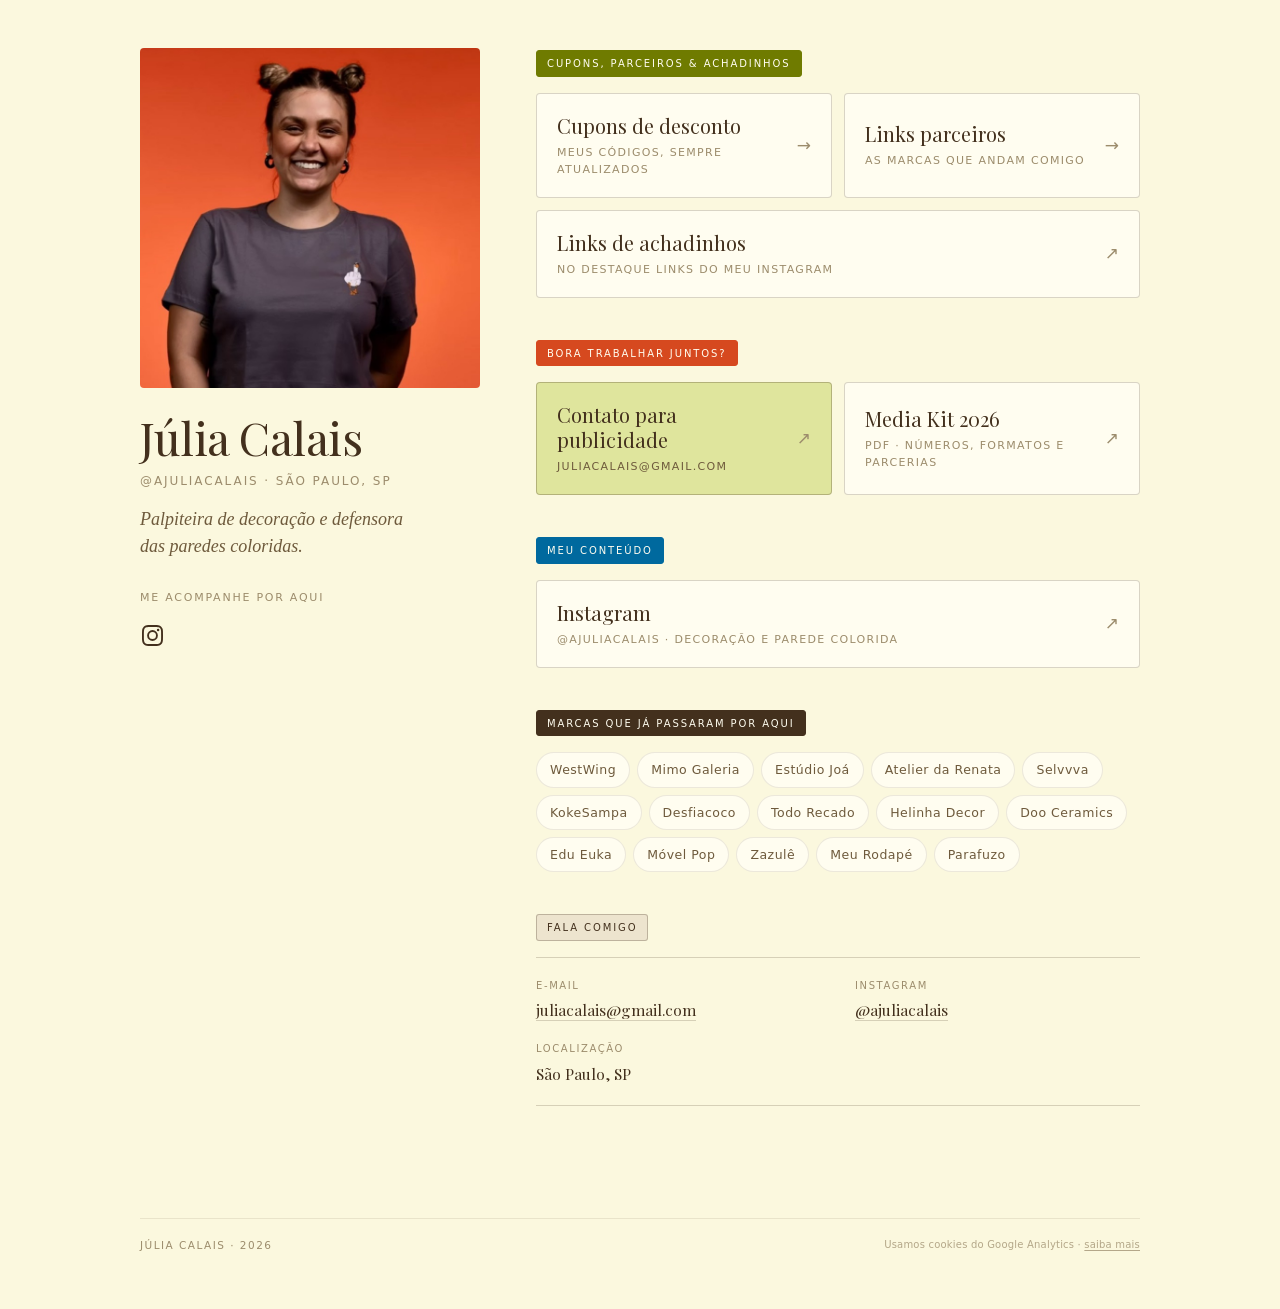
<file: index.html>
<!doctype html>
<html lang="pt-BR">
<head>
<!-- Google tag (gtag.js) -->
<script async src="https://www.googletagmanager.com/gtag/js?id=G-2QK9WZHWXT"></script>
<script>
  window.dataLayer = window.dataLayer || [];
  function gtag(){dataLayer.push(arguments);}
  gtag('js', new Date());

  gtag('config', 'G-2QK9WZHWXT');
</script>
<meta charset="utf-8">
<meta name="viewport" content="width=device-width, initial-scale=1, viewport-fit=cover">

<title>Júlia Calais — meus links</title>
<meta name="description" content="Palpiteira de decoração e defensora das paredes coloridas. Contato para publicidade, media kit, cupons de desconto, links parceiros e achadinhos — tudo reunido em um lugar só.">
<meta name="robots" content="index, follow, max-image-preview:large">
<meta name="theme-color" content="#FBF8DE">
<meta name="author" content="Júlia Calais">

<link rel="canonical" href="https://links.juliacalais.com/">

<meta property="og:type" content="profile">
<meta property="og:locale" content="pt_BR">
<meta property="og:site_name" content="Júlia Calais">
<meta property="og:title" content="Júlia Calais — meus links">
<meta property="og:description" content="Palpiteira de decoração e defensora das paredes coloridas. Todos os meus links reunidos em um lugar só.">
<meta property="og:url" content="https://links.juliacalais.com/">
<meta property="og:image" content="https://links.juliacalais.com/assets/img/og.jpg">
<meta property="og:image:secure_url" content="https://links.juliacalais.com/assets/img/og.jpg">
<meta property="og:image:type" content="image/jpeg">
<meta property="og:image:width" content="1200">
<meta property="og:image:height" content="630">
<meta property="og:image:alt" content="Júlia Calais sorrindo, sobre fundo laranja">
<meta property="profile:first_name" content="Júlia">
<meta property="profile:last_name" content="Calais">
<meta property="profile:username" content="ajuliacalais">
<meta name="twitter:card" content="summary_large_image">
<meta name="twitter:title" content="Júlia Calais — meus links">
<meta name="twitter:description" content="Palpiteira de decoração e defensora das paredes coloridas.">
<meta name="twitter:image" content="https://links.juliacalais.com/assets/img/og.jpg">

<link rel="icon" href="assets/img/icon-32.png?v=2" sizes="32x32">
<link rel="apple-touch-icon" href="assets/img/icon-180.png?v=2">

<link rel="preload" href="assets/fonts/playfair-latin.woff2" as="font" type="font/woff2" crossorigin>
<link rel="stylesheet" href="assets/styles.css">

<script type="application/ld+json">
{
  "@context":"https://schema.org",
  "@graph":[
    {
      "@type":"WebSite",
      "@id":"https://links.juliacalais.com/#site",
      "url":"https://links.juliacalais.com/",
      "name":"Júlia Calais",
      "inLanguage":"pt-BR",
      "publisher":{"@id":"https://links.juliacalais.com/#pessoa"}
    },
    {
      "@type":"ProfilePage",
      "@id":"https://links.juliacalais.com/#pagina",
      "url":"https://links.juliacalais.com/",
      "name":"Júlia Calais — meus links",
      "isPartOf":{"@id":"https://links.juliacalais.com/#site"},
      "about":{"@id":"https://links.juliacalais.com/#pessoa"},
      "inLanguage":"pt-BR"
    },
    {
      "@type":"Person",
      "@id":"https://links.juliacalais.com/#pessoa",
      "name":"Júlia Calais",
      "alternateName":"@ajuliacalais",
      "description":"Palpiteira de decoração e defensora das paredes coloridas",
      "jobTitle":"Criadora de conteúdo de decoração",
      "image":"https://links.juliacalais.com/assets/img/og.jpg",
      "email":"juliacalais@gmail.com",
      "address":{"@type":"PostalAddress","addressLocality":"São Paulo","addressRegion":"SP","addressCountry":"BR"},
      "sameAs":["https://www.instagram.com/ajuliacalais/"]
    }
  ]
}
</script>
</head>

<body>
<a class="skip" href="#conteudo">Pular para o conteúdo</a>

<div class="page page--home">

  <!-- ══ trilho: retrato, nome e redes (fixo no desktop) ══ -->
  <div class="rail">
    <div class="cover">
      <img src="assets/img/hero.jpg?v=2" width="730" height="730" alt="Júlia Calais sorrindo, sobre um fundo laranja" fetchpriority="high">
    </div>

    <header>
      <h1 class="name">Júlia Calais</h1>
      <p class="handle">@ajuliacalais · São Paulo, SP</p>
      <p class="bio">Palpiteira de decoração e defensora das paredes coloridas.</p>
    </header>

    <p class="socials-label" id="redes">Me acompanhe por aqui</p>
    <ul class="socials" aria-labelledby="redes">
      <li><a href="https://www.instagram.com/ajuliacalais/" aria-label="Instagram de Júlia Calais" rel="me noopener" target="_blank">
        <svg viewBox="0 0 24 24" aria-hidden="true" focusable="false"><path d="M12 2.16c3.2 0 3.58.01 4.85.07 1.17.05 1.8.25 2.23.41.56.22.96.48 1.38.9.42.42.68.82.9 1.38.16.42.36 1.06.41 2.23.06 1.27.07 1.65.07 4.85s-.01 3.58-.07 4.85c-.05 1.17-.25 1.8-.41 2.23-.22.56-.48.96-.9 1.38-.42.42-.82.68-1.38.9-.42.16-1.06.36-2.23.41-1.27.06-1.65.07-4.85.07s-3.58-.01-4.85-.07c-1.17-.05-1.8-.25-2.23-.41a3.8 3.8 0 0 1-1.38-.9 3.8 3.8 0 0 1-.9-1.38c-.16-.42-.36-1.06-.41-2.23-.06-1.27-.07-1.65-.07-4.85s.01-3.58.07-4.85c.05-1.17.25-1.8.41-2.23.22-.56.48-.96.9-1.38.42-.42.82-.68 1.38-.9.42-.16 1.06-.36 2.23-.41C8.42 2.17 8.8 2.16 12 2.16ZM12 0C8.74 0 8.33.01 7.05.07 5.78.13 4.9.33 4.14.63c-.79.3-1.46.72-2.13 1.38C1.35 2.68.93 3.35.63 4.14.33 4.9.13 5.78.07 7.05.01 8.33 0 8.74 0 12s.01 3.67.07 4.95c.06 1.27.26 2.15.56 2.91.3.79.72 1.46 1.38 2.13.67.66 1.34 1.08 2.13 1.38.76.3 1.64.5 2.91.56C8.33 23.99 8.74 24 12 24s3.67-.01 4.95-.07c1.27-.06 2.15-.26 2.91-.56.79-.3 1.46-.72 2.13-1.38.66-.67 1.08-1.34 1.38-2.13.3-.76.5-1.64.56-2.91.06-1.28.07-1.69.07-4.95s-.01-3.67-.07-4.95c-.06-1.27-.26-2.15-.56-2.91-.3-.79-.72-1.46-1.38-2.13C21.32 1.35 20.65.93 19.86.63 19.1.33 18.22.13 16.95.07 15.67.01 15.26 0 12 0Zm0 5.84a6.16 6.16 0 1 0 0 12.32 6.16 6.16 0 0 0 0-12.32ZM12 16a4 4 0 1 1 0-8 4 4 0 0 1 0 8Zm7.85-10.4a1.44 1.44 0 1 1-2.88 0 1.44 1.44 0 0 1 2.88 0Z"/></svg>
      </a></li>
    </ul>
  </div>

  <!-- ══ conteúdo ══ -->
  <main class="content" id="conteudo">

    <!-- ── 1 · cupons, parceiros e achadinhos ── -->
    <section class="tone tone--oliva" aria-labelledby="s-cupons">
      <h2 class="eyebrow" id="s-cupons">Cupons, parceiros &amp; achadinhos</h2>
      <div class="links">

        <a class="link" href="cupons-de-desconto/">
          <span class="link__text">
            <span class="link__title">Cupons de desconto</span>
            <span class="link__sub">Meus códigos, sempre atualizados</span>
          </span>
          <span class="link__arrow" aria-hidden="true">→</span>
        </a>

        <a class="link" href="parceiros/">
          <span class="link__text">
            <span class="link__title">Links parceiros</span>
            <span class="link__sub">As marcas que andam comigo</span>
          </span>
          <span class="link__arrow" aria-hidden="true">→</span>
        </a>

        <a class="link" href="https://www.instagram.com/stories/highlights/18036806789789327/" target="_blank" rel="noopener">
          <span class="link__text">
            <span class="link__title">Links de achadinhos</span>
            <span class="link__sub">No destaque LINKS do meu Instagram</span>
          </span>
          <span class="link__arrow" aria-hidden="true">↗</span>
        </a>

      </div>
    </section>

    <!-- ── 2 · publicidade ── -->
    <section class="tone tone--terracota" aria-labelledby="s-publicidade">
      <h2 class="eyebrow" id="s-publicidade">Bora trabalhar juntos?</h2>
      <div class="links">

        <a class="link link--primary" href="mailto:juliacalais@gmail.com?subject=Proposta%20de%20parceria%20%E2%80%94%20%40ajuliacalais">
          <span class="link__text">
            <span class="link__title">Contato para publicidade</span>
            <span class="link__sub">juliacalais@gmail.com</span>
          </span>
          <span class="link__arrow" aria-hidden="true">↗</span>
        </a>

        <a class="link" href="assets/media-kit/media-kit-julia-calais-2026.pdf" target="_blank" rel="noopener" type="application/pdf">
          <span class="link__text">
            <span class="link__title">Media Kit 2026</span>
            <span class="link__sub">PDF · números, formatos e parcerias</span>
          </span>
          <span class="link__arrow" aria-hidden="true">↗</span>
        </a>

      </div>
    </section>

    <!-- ── 3 · conteúdo ── -->
    <section class="tone tone--azul" aria-labelledby="s-conteudo">
      <h2 class="eyebrow" id="s-conteudo">Meu conteúdo</h2>
      <div class="links links--single">

        <a class="link" href="https://www.instagram.com/ajuliacalais/" rel="me noopener" target="_blank">
          <span class="link__text">
            <span class="link__title">Instagram</span>
            <span class="link__sub">@ajuliacalais · decoração e parede colorida</span>
          </span>
          <span class="link__arrow" aria-hidden="true">↗</span>
        </a>

      </div>
    </section>

    <!-- ── 4 · marcas ── -->
    <section class="tone tone--tinta" aria-labelledby="s-marcas">
      <h2 class="eyebrow" id="s-marcas">Marcas que já passaram por aqui</h2>
      <ul class="brands">
        <li>WestWing</li><li>Mimo Galeria</li><li>Estúdio Joá</li><li>Atelier da Renata</li>
        <li>Selvvva</li><li>KokeSampa</li><li>Desfiacoco</li><li>Todo Recado</li>
        <li>Helinha Decor</li><li>Doo Ceramics</li><li>Edu Euka</li>
        <li>Móvel Pop</li><li>Zazulê</li><li>Meu Rodapé</li><li>Parafuzo</li>
      </ul>
    </section>

    <!-- ── 5 · contato ── -->
    <section class="tone tone--areia" aria-labelledby="s-contato">
      <h2 class="eyebrow" id="s-contato">Fala comigo</h2>
      <dl class="contact">
        <div>
          <dt>E-mail</dt>
          <dd><a href="mailto:juliacalais@gmail.com">juliacalais@gmail.com</a></dd>
        </div>
        <div>
          <dt>Instagram</dt>
          <dd><a href="https://www.instagram.com/ajuliacalais/" rel="me noopener" target="_blank">@ajuliacalais</a></dd>
        </div>
        <div>
          <dt>Localização</dt>
          <dd>São Paulo, SP</dd>
        </div>
      </dl>
    </section>

  </main>

  <footer class="foot">
    <span>Júlia Calais · 2026</span>
    <span class="foot__cookies">Usamos cookies do Google Analytics · <a href="https://policies.google.com/technologies/partner-sites?hl=pt-BR" target="_blank" rel="noopener">saiba mais</a></span>
  </footer>

</div>
<script src="assets/eventos.js" defer></script>
</body>
</html>
</file>
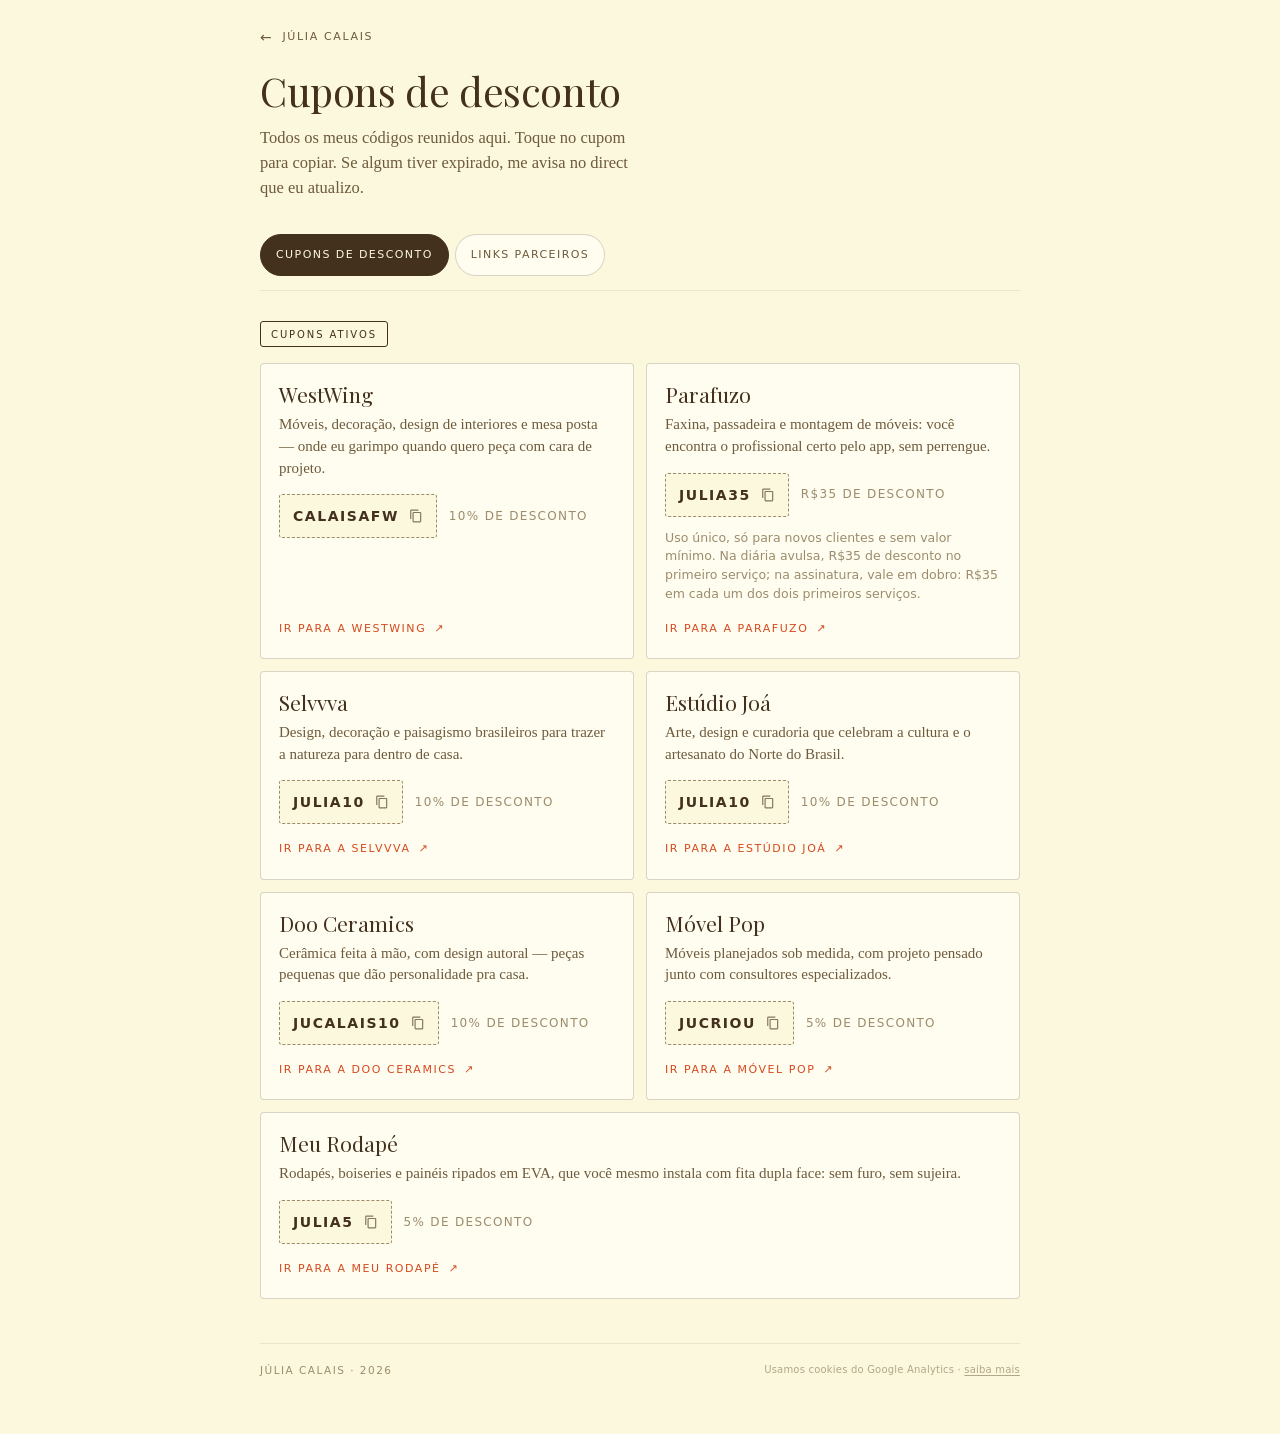
<file: cupons-de-desconto/index.html>
<!doctype html>
<html lang="pt-BR">
<head>
<!-- Google tag (gtag.js) -->
<script async src="https://www.googletagmanager.com/gtag/js?id=G-2QK9WZHWXT"></script>
<script>
  window.dataLayer = window.dataLayer || [];
  function gtag(){dataLayer.push(arguments);}
  gtag('js', new Date());

  gtag('config', 'G-2QK9WZHWXT');
</script>
<meta charset="utf-8">
<meta name="viewport" content="width=device-width, initial-scale=1, viewport-fit=cover">

<title>Cupons de desconto — Júlia Calais</title>
<meta name="description" content="Todos os cupons de desconto da Júlia Calais reunidos em um lugar só, sempre atualizados.">
<meta name="robots" content="index, follow, max-image-preview:large">
<meta name="theme-color" content="#FBF8DE">
<meta name="author" content="Júlia Calais">

<link rel="canonical" href="https://links.juliacalais.com/cupons-de-desconto/">

<meta property="og:type" content="website">
<meta property="og:locale" content="pt_BR">
<meta property="og:site_name" content="Júlia Calais">
<meta property="og:title" content="Cupons de desconto — Júlia Calais">
<meta property="og:description" content="Todos os cupons de desconto da Júlia Calais reunidos em um lugar só, sempre atualizados.">
<meta property="og:url" content="https://links.juliacalais.com/cupons-de-desconto/">
<meta property="og:image" content="https://links.juliacalais.com/assets/img/og.jpg">
<meta property="og:image:secure_url" content="https://links.juliacalais.com/assets/img/og.jpg">
<meta property="og:image:type" content="image/jpeg">
<meta property="og:image:width" content="1200">
<meta property="og:image:height" content="630">
<meta property="og:image:alt" content="Júlia Calais sorrindo, sobre fundo laranja">
<meta name="twitter:card" content="summary_large_image">
<meta name="twitter:title" content="Cupons de desconto — Júlia Calais">
<meta name="twitter:description" content="Todos os cupons de desconto da Júlia Calais reunidos em um lugar só, sempre atualizados.">
<meta name="twitter:image" content="https://links.juliacalais.com/assets/img/og.jpg">

<link rel="icon" href="../assets/img/icon-32.png?v=2" sizes="32x32">
<link rel="apple-touch-icon" href="../assets/img/icon-180.png?v=2">

<link rel="preload" href="../assets/fonts/playfair-latin.woff2" as="font" type="font/woff2" crossorigin>
<link rel="stylesheet" href="../assets/styles.css">

<script type="application/ld+json">
{
  "@context": "https://schema.org",
  "@graph": [
    {
      "@type": "CollectionPage",
      "@id": "https://links.juliacalais.com/cupons-de-desconto/#pagina",
      "url": "https://links.juliacalais.com/cupons-de-desconto/",
      "name": "Cupons de desconto — Júlia Calais",
      "description": "Todos os cupons de desconto da Júlia Calais reunidos em um lugar só, sempre atualizados.",
      "inLanguage": "pt-BR",
      "isPartOf": {
        "@id": "https://links.juliacalais.com/#site"
      },
      "about": {
        "@id": "https://links.juliacalais.com/#pessoa"
      }
    },
    {
      "@type": "BreadcrumbList",
      "itemListElement": [
        {
          "@type": "ListItem",
          "position": 1,
          "name": "Júlia Calais",
          "item": "https://links.juliacalais.com/"
        },
        {
          "@type": "ListItem",
          "position": 2,
          "name": "Cupons de desconto",
          "item": "https://links.juliacalais.com/cupons-de-desconto/"
        }
      ]
    },
    {
      "@type": "ItemList",
      "name": "Cupons de desconto — Júlia Calais",
      "numberOfItems": 8,
      "itemListOrder": "https://schema.org/ItemListUnordered",
      "itemListElement": [
        {
          "@type": "ListItem",
          "position": 1,
          "item": {
            "@type": "Offer",
            "name": "WestWing — 10% de desconto com o cupom CALAISAFW",
            "url": "https://www.westwing.com.br/",
            "seller": {
              "@type": "Organization",
              "name": "WestWing",
              "url": "https://www.westwing.com.br/"
            }
          }
        },
        {
          "@type": "ListItem",
          "position": 2,
          "item": {
            "@type": "Offer",
            "name": "Parafuzo — R$35 de desconto com o cupom JULIA35",
            "url": "https://parafuzo.com/",
            "seller": {
              "@type": "Organization",
              "name": "Parafuzo",
              "url": "https://parafuzo.com/"
            }
          }
        },
        {
          "@type": "ListItem",
          "position": 3,
          "item": {
            "@type": "Offer",
            "name": "Selvvva — 10% de desconto com o cupom JULIA10",
            "url": "https://selvvva.com/",
            "seller": {
              "@type": "Organization",
              "name": "Selvvva",
              "url": "https://selvvva.com/"
            }
          }
        },
        {
          "@type": "ListItem",
          "position": 4,
          "item": {
            "@type": "Offer",
            "name": "Estúdio Joá — 10% de desconto com o cupom JULIA10",
            "url": "https://estudiojoa.com.br/",
            "seller": {
              "@type": "Organization",
              "name": "Estúdio Joá",
              "url": "https://estudiojoa.com.br/"
            }
          }
        },
        {
          "@type": "ListItem",
          "position": 5,
          "item": {
            "@type": "Offer",
            "name": "Doo Ceramics — 10% de desconto com o cupom JUCALAIS10",
            "url": "https://www.instagram.com/_doo.ceramics/",
            "seller": {
              "@type": "Organization",
              "name": "Doo Ceramics",
              "url": "https://www.instagram.com/_doo.ceramics/"
            }
          }
        },
        {
          "@type": "ListItem",
          "position": 6,
          "item": {
            "@type": "Offer",
            "name": "Móvel Pop — 5% de desconto com o cupom JUCRIOU",
            "url": "https://movelpop.com.br/",
            "seller": {
              "@type": "Organization",
              "name": "Móvel Pop",
              "url": "https://movelpop.com.br/"
            }
          }
        },
        {
          "@type": "ListItem",
          "position": 7,
          "item": {
            "@type": "Offer",
            "name": "Zazulê — 10% de desconto com o cupom JULIACALAIS10",
            "url": "https://zazule.com.br/",
            "validThrough": "2026-11-30",
            "seller": {
              "@type": "Organization",
              "name": "Zazulê",
              "url": "https://zazule.com.br/"
            }
          }
        },
        {
          "@type": "ListItem",
          "position": 8,
          "item": {
            "@type": "Offer",
            "name": "Meu Rodapé — 5% de desconto com o cupom JULIA5",
            "url": "https://www.meurodape.com/",
            "seller": {
              "@type": "Organization",
              "name": "Meu Rodapé",
              "url": "https://www.meurodape.com/"
            }
          }
        }
      ]
    }
  ]
}
</script>
</head>

<body>
<a class="skip" href="#conteudo">Pular para o conteúdo</a>

<div class="page page--inner">

  <div class="topbar">
    <a class="back" href="../"><span aria-hidden="true">←</span> Júlia Calais</a>
  </div>

  <div class="subhead">
    <h1>Cupons de desconto</h1>
    <p>Todos os meus códigos reunidos aqui. Toque no cupom para copiar. Se algum tiver expirado, me avisa no direct que eu atualizo.</p>
  </div>

  <div class="tabs-wrap">
    <nav aria-label="Seções de links">
      <ul class="tabs">
        <li><a href="./" aria-current="page">Cupons de desconto</a></li>
        <li><a href="../parceiros/">Links parceiros</a></li>
      </ul>
    </nav>
  </div>

  <main id="conteudo">

    <section class="group" aria-labelledby="g-cupons">
      <h2 class="eyebrow" id="g-cupons">Cupons ativos</h2>
      <div class="coupons">
        <article class="coupon">
          <h3 class="coupon__brand">WestWing</h3>
          <p class="coupon__desc">Móveis, decoração, design de interiores e mesa posta — onde eu garimpo quando quero peça com cara de projeto.</p>
          <div class="coupon__row">
            <button type="button" class="coupon__code" data-code="CALAISAFW" aria-label="Copiar o cupom CALAISAFW da WestWing">
              CALAISAFW <svg viewBox="0 0 24 24" aria-hidden="true" focusable="false"><path d="M16 1H4a2 2 0 0 0-2 2v14h2V3h12V1Zm3 4H8a2 2 0 0 0-2 2v14a2 2 0 0 0 2 2h11a2 2 0 0 0 2-2V7a2 2 0 0 0-2-2Zm0 16H8V7h11v14Z"/></svg>
            </button>
            <span class="coupon__off">10% de desconto</span>
          </div>
          <a class="coupon__cta" href="https://www.westwing.com.br/" target="_blank" rel="noopener sponsored">Ir para a WestWing <span aria-hidden="true">↗</span></a>
        </article>
        <article class="coupon">
          <h3 class="coupon__brand">Parafuzo</h3>
          <p class="coupon__desc">Faxina, passadeira e montagem de móveis: você encontra o profissional certo pelo app, sem perrengue.</p>
          <div class="coupon__row">
            <button type="button" class="coupon__code" data-code="JULIA35" aria-label="Copiar o cupom JULIA35 da Parafuzo">
              JULIA35 <svg viewBox="0 0 24 24" aria-hidden="true" focusable="false"><path d="M16 1H4a2 2 0 0 0-2 2v14h2V3h12V1Zm3 4H8a2 2 0 0 0-2 2v14a2 2 0 0 0 2 2h11a2 2 0 0 0 2-2V7a2 2 0 0 0-2-2Zm0 16H8V7h11v14Z"/></svg>
            </button>
            <span class="coupon__off">R$35 de desconto</span>
          </div>
          <p class="coupon__terms">Uso único, só para novos clientes e sem valor mínimo. Na diária avulsa, R$35 de desconto no primeiro serviço; na assinatura, vale em dobro: R$35 em cada um dos dois primeiros serviços.</p>
          <a class="coupon__cta" href="https://parafuzo.com/" target="_blank" rel="noopener sponsored">Ir para a Parafuzo <span aria-hidden="true">↗</span></a>
        </article>
        <article class="coupon">
          <h3 class="coupon__brand">Selvvva</h3>
          <p class="coupon__desc">Design, decoração e paisagismo brasileiros para trazer a natureza para dentro de casa.</p>
          <div class="coupon__row">
            <button type="button" class="coupon__code" data-code="JULIA10" aria-label="Copiar o cupom JULIA10 da Selvvva">
              JULIA10 <svg viewBox="0 0 24 24" aria-hidden="true" focusable="false"><path d="M16 1H4a2 2 0 0 0-2 2v14h2V3h12V1Zm3 4H8a2 2 0 0 0-2 2v14a2 2 0 0 0 2 2h11a2 2 0 0 0 2-2V7a2 2 0 0 0-2-2Zm0 16H8V7h11v14Z"/></svg>
            </button>
            <span class="coupon__off">10% de desconto</span>
          </div>
          <a class="coupon__cta" href="https://selvvva.com/" target="_blank" rel="noopener sponsored">Ir para a Selvvva <span aria-hidden="true">↗</span></a>
        </article>
        <article class="coupon">
          <h3 class="coupon__brand">Estúdio Joá</h3>
          <p class="coupon__desc">Arte, design e curadoria que celebram a cultura e o artesanato do Norte do Brasil.</p>
          <div class="coupon__row">
            <button type="button" class="coupon__code" data-code="JULIA10" aria-label="Copiar o cupom JULIA10 da Estúdio Joá">
              JULIA10 <svg viewBox="0 0 24 24" aria-hidden="true" focusable="false"><path d="M16 1H4a2 2 0 0 0-2 2v14h2V3h12V1Zm3 4H8a2 2 0 0 0-2 2v14a2 2 0 0 0 2 2h11a2 2 0 0 0 2-2V7a2 2 0 0 0-2-2Zm0 16H8V7h11v14Z"/></svg>
            </button>
            <span class="coupon__off">10% de desconto</span>
          </div>
          <a class="coupon__cta" href="https://estudiojoa.com.br/" target="_blank" rel="noopener sponsored">Ir para a Estúdio Joá <span aria-hidden="true">↗</span></a>
        </article>
        <article class="coupon">
          <h3 class="coupon__brand">Doo Ceramics</h3>
          <p class="coupon__desc">Cerâmica feita à mão, com design autoral — peças pequenas que dão personalidade pra casa.</p>
          <div class="coupon__row">
            <button type="button" class="coupon__code" data-code="JUCALAIS10" aria-label="Copiar o cupom JUCALAIS10 da Doo Ceramics">
              JUCALAIS10 <svg viewBox="0 0 24 24" aria-hidden="true" focusable="false"><path d="M16 1H4a2 2 0 0 0-2 2v14h2V3h12V1Zm3 4H8a2 2 0 0 0-2 2v14a2 2 0 0 0 2 2h11a2 2 0 0 0 2-2V7a2 2 0 0 0-2-2Zm0 16H8V7h11v14Z"/></svg>
            </button>
            <span class="coupon__off">10% de desconto</span>
          </div>
          <a class="coupon__cta" href="https://www.instagram.com/_doo.ceramics/" target="_blank" rel="noopener sponsored">Ir para a Doo Ceramics <span aria-hidden="true">↗</span></a>
        </article>
        <article class="coupon">
          <h3 class="coupon__brand">Móvel Pop</h3>
          <p class="coupon__desc">Móveis planejados sob medida, com projeto pensado junto com consultores especializados.</p>
          <div class="coupon__row">
            <button type="button" class="coupon__code" data-code="JUCRIOU" aria-label="Copiar o cupom JUCRIOU da Móvel Pop">
              JUCRIOU <svg viewBox="0 0 24 24" aria-hidden="true" focusable="false"><path d="M16 1H4a2 2 0 0 0-2 2v14h2V3h12V1Zm3 4H8a2 2 0 0 0-2 2v14a2 2 0 0 0 2 2h11a2 2 0 0 0 2-2V7a2 2 0 0 0-2-2Zm0 16H8V7h11v14Z"/></svg>
            </button>
            <span class="coupon__off">5% de desconto</span>
          </div>
          <a class="coupon__cta" href="https://movelpop.com.br/" target="_blank" rel="noopener sponsored">Ir para a Móvel Pop <span aria-hidden="true">↗</span></a>
        </article>
        <article class="coupon" data-expira="2026-11-30">
          <h3 class="coupon__brand">Zazulê</h3>
          <p class="coupon__desc">Azulejos personalizados com foto — pra transformar memória em decoração na parede.</p>
          <div class="coupon__row">
            <button type="button" class="coupon__code" data-code="JULIACALAIS10" aria-label="Copiar o cupom JULIACALAIS10 da Zazulê">
              JULIACALAIS10 <svg viewBox="0 0 24 24" aria-hidden="true" focusable="false"><path d="M16 1H4a2 2 0 0 0-2 2v14h2V3h12V1Zm3 4H8a2 2 0 0 0-2 2v14a2 2 0 0 0 2 2h11a2 2 0 0 0 2-2V7a2 2 0 0 0-2-2Zm0 16H8V7h11v14Z"/></svg>
            </button>
            <span class="coupon__off">10% de desconto</span>
          </div>
          <p class="coupon__terms">Válido até 30 de novembro de 2026.</p>
          <a class="coupon__cta" href="https://zazule.com.br/" target="_blank" rel="noopener sponsored">Ir para a Zazulê <span aria-hidden="true">↗</span></a>
        </article>
        <article class="coupon">
          <h3 class="coupon__brand">Meu Rodapé</h3>
          <p class="coupon__desc">Rodapés, boiseries e painéis ripados em EVA, que você mesmo instala com fita dupla face: sem furo, sem sujeira.</p>
          <div class="coupon__row">
            <button type="button" class="coupon__code" data-code="JULIA5" aria-label="Copiar o cupom JULIA5 da Meu Rodapé">
              JULIA5 <svg viewBox="0 0 24 24" aria-hidden="true" focusable="false"><path d="M16 1H4a2 2 0 0 0-2 2v14h2V3h12V1Zm3 4H8a2 2 0 0 0-2 2v14a2 2 0 0 0 2 2h11a2 2 0 0 0 2-2V7a2 2 0 0 0-2-2Zm0 16H8V7h11v14Z"/></svg>
            </button>
            <span class="coupon__off">5% de desconto</span>
          </div>
          <a class="coupon__cta" href="https://www.meurodape.com/" target="_blank" rel="noopener sponsored">Ir para a Meu Rodapé <span aria-hidden="true">↗</span></a>
        </article>
      </div>
    </section>

  </main>

  <footer class="foot">
    <span>Júlia Calais · 2026</span>
    <span class="foot__cookies">Usamos cookies do Google Analytics · <a href="https://policies.google.com/technologies/partner-sites?hl=pt-BR" target="_blank" rel="noopener">saiba mais</a></span>
  </footer>

</div>
<script src="../assets/copy-code.js" defer></script>
<script src="../assets/eventos.js" defer></script>
</body>
</html>
</file>
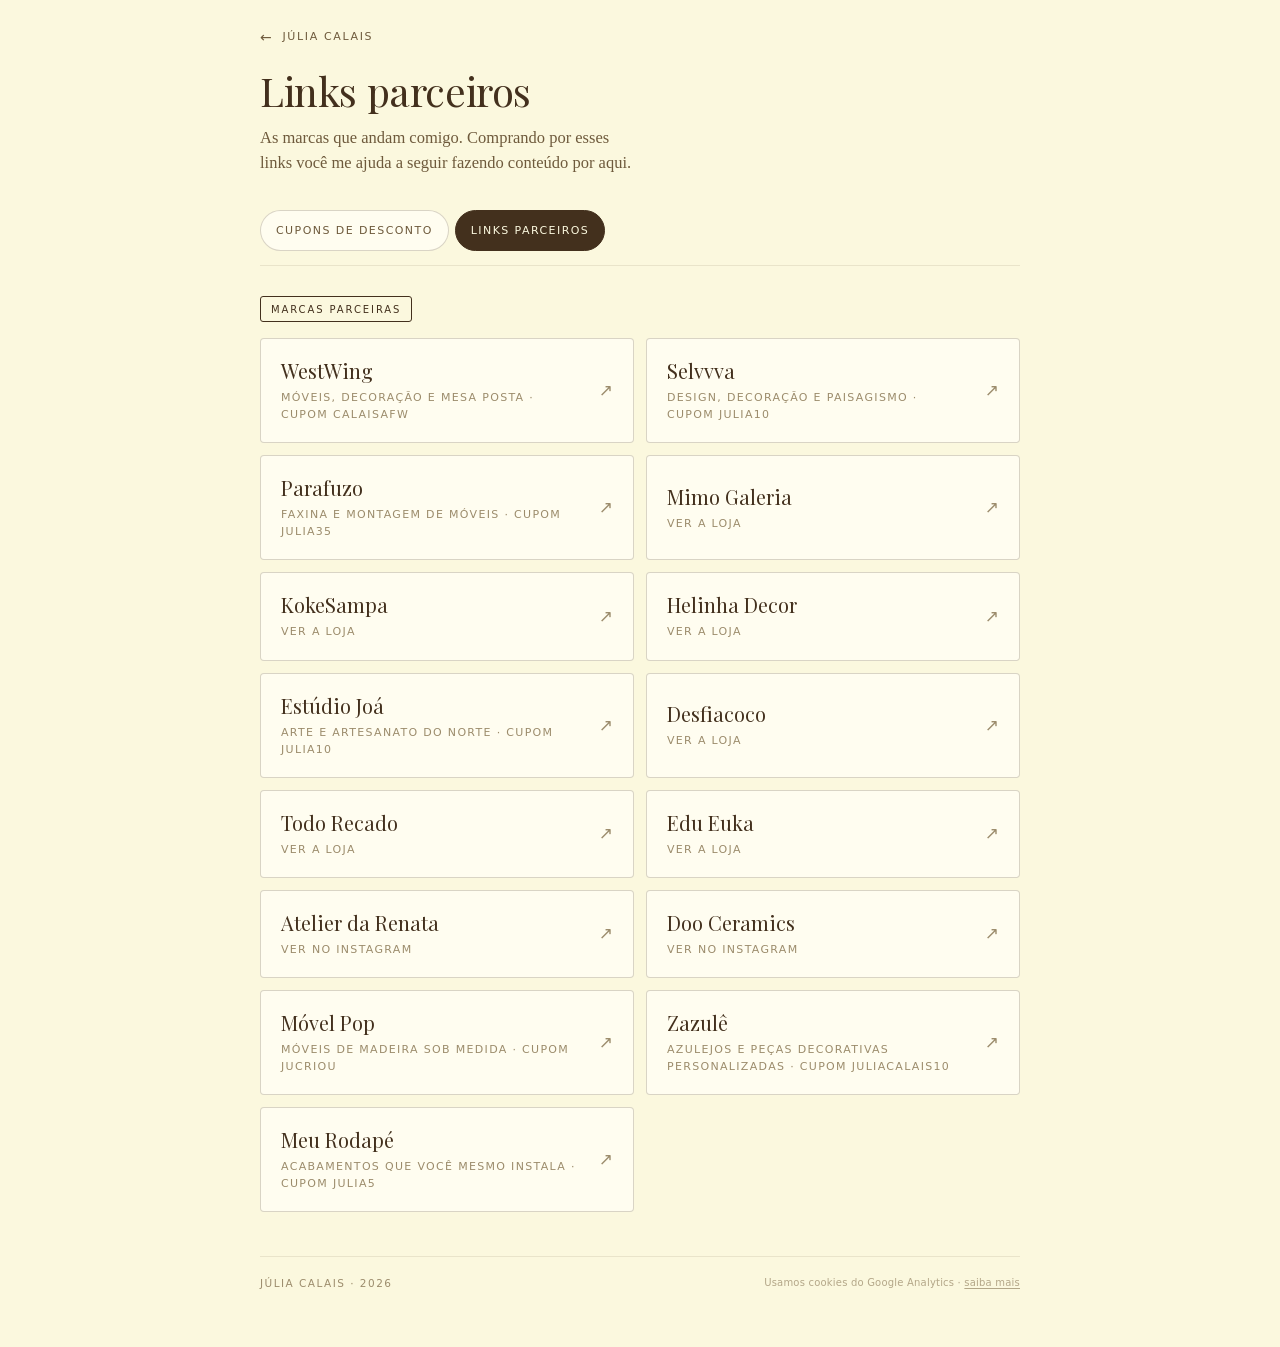
<file: parceiros/index.html>
<!doctype html>
<html lang="pt-BR">
<head>
<!-- Google tag (gtag.js) -->
<script async src="https://www.googletagmanager.com/gtag/js?id=G-2QK9WZHWXT"></script>
<script>
  window.dataLayer = window.dataLayer || [];
  function gtag(){dataLayer.push(arguments);}
  gtag('js', new Date());

  gtag('config', 'G-2QK9WZHWXT');
</script>
<meta charset="utf-8">
<meta name="viewport" content="width=device-width, initial-scale=1, viewport-fit=cover">

<title>Links parceiros — Júlia Calais</title>
<meta name="description" content="As marcas parceiras da Júlia Calais — decoração, cerâmica, arte e achados para casa.">
<meta name="robots" content="index, follow, max-image-preview:large">
<meta name="theme-color" content="#FBF8DE">
<meta name="author" content="Júlia Calais">

<link rel="canonical" href="https://links.juliacalais.com/parceiros/">

<meta property="og:type" content="website">
<meta property="og:locale" content="pt_BR">
<meta property="og:site_name" content="Júlia Calais">
<meta property="og:title" content="Links parceiros — Júlia Calais">
<meta property="og:description" content="As marcas parceiras da Júlia Calais — decoração, cerâmica, arte e achados para casa.">
<meta property="og:url" content="https://links.juliacalais.com/parceiros/">
<meta property="og:image" content="https://links.juliacalais.com/assets/img/og.jpg">
<meta property="og:image:secure_url" content="https://links.juliacalais.com/assets/img/og.jpg">
<meta property="og:image:type" content="image/jpeg">
<meta property="og:image:width" content="1200">
<meta property="og:image:height" content="630">
<meta property="og:image:alt" content="Júlia Calais sorrindo, sobre fundo laranja">
<meta name="twitter:card" content="summary_large_image">
<meta name="twitter:title" content="Links parceiros — Júlia Calais">
<meta name="twitter:description" content="As marcas parceiras da Júlia Calais — decoração, cerâmica, arte e achados para casa.">
<meta name="twitter:image" content="https://links.juliacalais.com/assets/img/og.jpg">

<link rel="icon" href="../assets/img/icon-32.png?v=2" sizes="32x32">
<link rel="apple-touch-icon" href="../assets/img/icon-180.png?v=2">

<link rel="preload" href="../assets/fonts/playfair-latin.woff2" as="font" type="font/woff2" crossorigin>
<link rel="stylesheet" href="../assets/styles.css">

<script type="application/ld+json">
{
  "@context": "https://schema.org",
  "@graph": [
    {
      "@type": "CollectionPage",
      "@id": "https://links.juliacalais.com/parceiros/#pagina",
      "url": "https://links.juliacalais.com/parceiros/",
      "name": "Links parceiros — Júlia Calais",
      "description": "As marcas parceiras da Júlia Calais — decoração, cerâmica, arte e achados para casa.",
      "inLanguage": "pt-BR",
      "isPartOf": {
        "@id": "https://links.juliacalais.com/#site"
      },
      "about": {
        "@id": "https://links.juliacalais.com/#pessoa"
      }
    },
    {
      "@type": "BreadcrumbList",
      "itemListElement": [
        {
          "@type": "ListItem",
          "position": 1,
          "name": "Júlia Calais",
          "item": "https://links.juliacalais.com/"
        },
        {
          "@type": "ListItem",
          "position": 2,
          "name": "Links parceiros",
          "item": "https://links.juliacalais.com/parceiros/"
        }
      ]
    },
    {
      "@type": "ItemList",
      "name": "Marcas parceiras — Júlia Calais",
      "numberOfItems": 15,
      "itemListOrder": "https://schema.org/ItemListUnordered",
      "itemListElement": [
        {
          "@type": "ListItem",
          "position": 1,
          "item": {
            "@type": "Organization",
            "name": "WestWing",
            "url": "https://www.westwing.com.br/"
          }
        },
        {
          "@type": "ListItem",
          "position": 2,
          "item": {
            "@type": "Organization",
            "name": "Selvvva",
            "url": "https://selvvva.com/"
          }
        },
        {
          "@type": "ListItem",
          "position": 3,
          "item": {
            "@type": "Organization",
            "name": "Parafuzo",
            "url": "https://parafuzo.com/"
          }
        },
        {
          "@type": "ListItem",
          "position": 4,
          "item": {
            "@type": "Organization",
            "name": "Mimo Galeria",
            "url": "https://www.mimogaleria.com.br/"
          }
        },
        {
          "@type": "ListItem",
          "position": 5,
          "item": {
            "@type": "Organization",
            "name": "KokeSampa",
            "url": "https://www.kokesampa.com.br/"
          }
        },
        {
          "@type": "ListItem",
          "position": 6,
          "item": {
            "@type": "Organization",
            "name": "Helinha Decor",
            "url": "https://www.helinhadecor.com.br/"
          }
        },
        {
          "@type": "ListItem",
          "position": 7,
          "item": {
            "@type": "Organization",
            "name": "Estúdio Joá",
            "url": "https://estudiojoa.com.br/"
          }
        },
        {
          "@type": "ListItem",
          "position": 8,
          "item": {
            "@type": "Organization",
            "name": "Desfiacoco",
            "url": "https://desfiacoco.com/"
          }
        },
        {
          "@type": "ListItem",
          "position": 9,
          "item": {
            "@type": "Organization",
            "name": "Todo Recado",
            "url": "https://www.todorecado.com.br/"
          }
        },
        {
          "@type": "ListItem",
          "position": 10,
          "item": {
            "@type": "Organization",
            "name": "Edu Euka",
            "url": "https://edueuka.com.br/"
          }
        },
        {
          "@type": "ListItem",
          "position": 11,
          "item": {
            "@type": "Organization",
            "name": "Atelier da Renata",
            "url": "https://www.instagram.com/atelierdarenata"
          }
        },
        {
          "@type": "ListItem",
          "position": 12,
          "item": {
            "@type": "Organization",
            "name": "Doo Ceramics",
            "url": "https://www.instagram.com/_doo.ceramics/"
          }
        },
        {
          "@type": "ListItem",
          "position": 13,
          "item": {
            "@type": "Organization",
            "name": "Móvel Pop",
            "url": "https://movelpop.com.br/"
          }
        },
        {
          "@type": "ListItem",
          "position": 14,
          "item": {
            "@type": "Organization",
            "name": "Zazulê",
            "url": "https://zazule.com.br/"
          }
        },
        {
          "@type": "ListItem",
          "position": 15,
          "item": {
            "@type": "Organization",
            "name": "Meu Rodapé",
            "url": "https://www.meurodape.com/"
          }
        }
      ]
    }
  ]
}
</script>
</head>

<body>
<a class="skip" href="#conteudo">Pular para o conteúdo</a>

<div class="page page--inner">

  <div class="topbar">
    <a class="back" href="../"><span aria-hidden="true">←</span> Júlia Calais</a>
  </div>

  <div class="subhead">
    <h1>Links parceiros</h1>
    <p>As marcas que andam comigo. Comprando por esses links você me ajuda a seguir fazendo conteúdo por aqui.</p>
  </div>

  <div class="tabs-wrap">
    <nav aria-label="Seções de links">
      <ul class="tabs">
        <li><a href="../cupons-de-desconto/">Cupons de desconto</a></li>
        <li><a href="./" aria-current="page">Links parceiros</a></li>
      </ul>
    </nav>
  </div>

  <main id="conteudo">

    <section class="group" aria-labelledby="g-parceiros">
      <h2 class="eyebrow" id="g-parceiros">Marcas parceiras</h2>
      <div class="links">
        <a class="link" href="https://www.westwing.com.br/" target="_blank" rel="noopener sponsored">
          <span class="link__text">
            <span class="link__title">WestWing</span>
            <span class="link__sub">Móveis, decoração e mesa posta · cupom CALAISAFW</span>
          </span>
          <span class="link__arrow" aria-hidden="true">↗</span>
        </a>
        <a class="link" href="https://selvvva.com/" target="_blank" rel="noopener sponsored">
          <span class="link__text">
            <span class="link__title">Selvvva</span>
            <span class="link__sub">Design, decoração e paisagismo · cupom JULIA10</span>
          </span>
          <span class="link__arrow" aria-hidden="true">↗</span>
        </a>
        <a class="link" href="https://parafuzo.com/" target="_blank" rel="noopener sponsored">
          <span class="link__text">
            <span class="link__title">Parafuzo</span>
            <span class="link__sub">Faxina e montagem de móveis · cupom JULIA35</span>
          </span>
          <span class="link__arrow" aria-hidden="true">↗</span>
        </a>
        <a class="link" href="https://www.mimogaleria.com.br/" target="_blank" rel="noopener sponsored">
          <span class="link__text">
            <span class="link__title">Mimo Galeria</span>
            <span class="link__sub">Ver a loja</span>
          </span>
          <span class="link__arrow" aria-hidden="true">↗</span>
        </a>
        <a class="link" href="https://www.kokesampa.com.br/" target="_blank" rel="noopener sponsored">
          <span class="link__text">
            <span class="link__title">KokeSampa</span>
            <span class="link__sub">Ver a loja</span>
          </span>
          <span class="link__arrow" aria-hidden="true">↗</span>
        </a>
        <a class="link" href="https://www.helinhadecor.com.br/" target="_blank" rel="noopener sponsored">
          <span class="link__text">
            <span class="link__title">Helinha Decor</span>
            <span class="link__sub">Ver a loja</span>
          </span>
          <span class="link__arrow" aria-hidden="true">↗</span>
        </a>
        <a class="link" href="https://estudiojoa.com.br/" target="_blank" rel="noopener sponsored">
          <span class="link__text">
            <span class="link__title">Estúdio Joá</span>
            <span class="link__sub">Arte e artesanato do Norte · cupom JULIA10</span>
          </span>
          <span class="link__arrow" aria-hidden="true">↗</span>
        </a>
        <a class="link" href="https://desfiacoco.com/" target="_blank" rel="noopener sponsored">
          <span class="link__text">
            <span class="link__title">Desfiacoco</span>
            <span class="link__sub">Ver a loja</span>
          </span>
          <span class="link__arrow" aria-hidden="true">↗</span>
        </a>
        <a class="link" href="https://www.todorecado.com.br/" target="_blank" rel="noopener sponsored">
          <span class="link__text">
            <span class="link__title">Todo Recado</span>
            <span class="link__sub">Ver a loja</span>
          </span>
          <span class="link__arrow" aria-hidden="true">↗</span>
        </a>
        <a class="link" href="https://edueuka.com.br/" target="_blank" rel="noopener sponsored">
          <span class="link__text">
            <span class="link__title">Edu Euka</span>
            <span class="link__sub">Ver a loja</span>
          </span>
          <span class="link__arrow" aria-hidden="true">↗</span>
        </a>
        <a class="link" href="https://www.instagram.com/atelierdarenata" target="_blank" rel="noopener sponsored">
          <span class="link__text">
            <span class="link__title">Atelier da Renata</span>
            <span class="link__sub">Ver no Instagram</span>
          </span>
          <span class="link__arrow" aria-hidden="true">↗</span>
        </a>
        <a class="link" href="https://www.instagram.com/_doo.ceramics/" target="_blank" rel="noopener sponsored">
          <span class="link__text">
            <span class="link__title">Doo Ceramics</span>
            <span class="link__sub">Ver no Instagram</span>
          </span>
          <span class="link__arrow" aria-hidden="true">↗</span>
        </a>
        <a class="link" href="https://movelpop.com.br/" target="_blank" rel="noopener sponsored">
          <span class="link__text">
            <span class="link__title">Móvel Pop</span>
            <span class="link__sub">Móveis de madeira sob medida · cupom JUCRIOU</span>
          </span>
          <span class="link__arrow" aria-hidden="true">↗</span>
        </a>
        <a class="link" href="https://zazule.com.br/" target="_blank" rel="noopener sponsored">
          <span class="link__text">
            <span class="link__title">Zazulê</span>
            <span class="link__sub">Azulejos e peças decorativas personalizadas · cupom JULIACALAIS10</span>
          </span>
          <span class="link__arrow" aria-hidden="true">↗</span>
        </a>
        <a class="link" href="https://www.meurodape.com/" target="_blank" rel="noopener sponsored">
          <span class="link__text">
            <span class="link__title">Meu Rodapé</span>
            <span class="link__sub">Acabamentos que você mesmo instala · cupom JULIA5</span>
          </span>
          <span class="link__arrow" aria-hidden="true">↗</span>
        </a>
      </div>
    </section>

  </main>

  <footer class="foot">
    <span>Júlia Calais · 2026</span>
    <span class="foot__cookies">Usamos cookies do Google Analytics · <a href="https://policies.google.com/technologies/partner-sites?hl=pt-BR" target="_blank" rel="noopener">saiba mais</a></span>
  </footer>

</div>
<script src="../assets/eventos.js" defer></script>
</body>
</html>
</file>
<file: assets/styles.css>
/* ═══════════════════════════════════════════════════════════════
   bio.ajuliacalais — folha de estilo única

   Identidade herdada do Media Kit 2026 (creme / marrom / terracota / limão).
   Tema único proposital: a página é a marca, não inverte no modo escuro.

   Grades de tela
     base      até 599px   celular — coluna cheia, capa sangrando
     ≥ 600px   tablet      coluna com respiro, capa emoldurada
     ≥ 1024px  desktop     home em duas colunas, retrato fixo à esquerda
     ≥ 1440px  telas largas
   ═══════════════════════════════════════════════════════════════ */

/* ── tipografia própria (self-hosted, sem CDN) ─────────────── */
@font-face{
  font-family:"Playfair Display"; font-style:normal; font-weight:400;
  font-display:swap; src:url("fonts/playfair-latin-ext.woff2") format("woff2");
  unicode-range:U+0100-02BA,U+02BD-02C5,U+02C7-02CC,U+02CE-02D7,U+02DD-02FF,U+0304,U+0308,U+0329,
    U+1D00-1DBF,U+1E00-1E9F,U+1EF2-1EFF,U+2020,U+20A0-20AB,U+20AD-20C0,U+2113,U+2C60-2C7F,U+A720-A7FF;
}
@font-face{
  font-family:"Playfair Display"; font-style:normal; font-weight:400;
  font-display:swap; src:url("fonts/playfair-latin.woff2") format("woff2");
  unicode-range:U+0000-00FF,U+0131,U+0152-0153,U+02BB-02BC,U+02C6,U+02DA,U+02DC,U+0304,U+0308,U+0329,
    U+2000-206F,U+20AC,U+2122,U+2191,U+2193,U+2212,U+2215,U+FEFF,U+FFFD;
}

/* ── tokens ────────────────────────────────────────────────── */
:root{
  color-scheme:light;

  --ground:#FBF8DE;      /* creme — fundo da página            */
  --card:#FFFDF0;        /* creme claro — superfície dos cards  */
  --lime:#DFE59D;        /* limão — ação prioritária            */
  --ink:#43301D;         /* marrom profundo — texto             */
  --ink-2:#6E5A3C;
  --ink-3:#9C8C6C;
  --accent:#D6491F;      /* terracota — hover, foco, destaques  */
  --rule:rgba(67,48,29,.20);
  --rule-soft:rgba(67,48,29,.10);

  --pad:20px;            /* respiro lateral — cresce por grade  */
  --col:100%;            /* largura do miolo — cresce por grade */
  --gap:10px;            /* vão entre itens de lista            */
  --radius:4px;

  --f-display:"Playfair Display","Didot","Bodoni 72",Georgia,"Times New Roman",serif;
  --f-body:Georgia,"Charter","Iowan Old Style",Palatino,serif;
  --f-ui:"Avenir Next","Futura","Helvetica Neue",system-ui,-apple-system,Arial,sans-serif;
}

*,*::before,*::after{box-sizing:border-box}

html{
  -webkit-text-size-adjust:100%;
  scroll-behavior:smooth;
}

body{
  margin:0;
  background:var(--ground);
  color:var(--ink);
  font-family:var(--f-body);
  font-size:17px;
  line-height:1.55;
  -webkit-font-smoothing:antialiased;
  -moz-osx-font-smoothing:grayscale;
  overflow-x:hidden;          /* nada empurra a página de lado */
}

img{max-width:100%; display:block; height:auto}
a{color:inherit}
h1,h2,h3{font-weight:400; margin:0}

:focus-visible{outline:2px solid var(--accent); outline-offset:3px; border-radius:2px}

/* pular para o conteúdo — teclado e leitor de tela */
.skip{
  position:absolute; left:-9999px; top:0;
  background:var(--ink); color:var(--ground);
  font-family:var(--f-ui); font-size:13px;
  padding:12px 18px; z-index:99; border-radius:0 0 var(--radius) 0;
}
.skip:focus{left:0}

/* ── esqueleto ─────────────────────────────────────────────── */
.page{
  width:100%;
  max-width:var(--col);
  margin:0 auto;
  padding:0 var(--pad) 56px;
}

/* ── capa ──────────────────────────────────────────────────── */
.cover{margin:0 calc(var(--pad) * -1) 26px}
.cover img{
  width:100%;
  aspect-ratio:1/1;               /* a foto já vem recortada no enquadramento final */
  object-fit:cover;
  object-position:center;
}

/* ── cabeçalho ─────────────────────────────────────────────── */
.name{
  font-family:var(--f-display);
  font-size:clamp(36px,9vw,46px);
  line-height:1.04;
  letter-spacing:-.01em;
  text-wrap:balance;
}
.handle{
  font-family:var(--f-ui);
  font-size:12px;
  letter-spacing:.16em;
  text-transform:uppercase;
  color:var(--ink-3);
  margin:10px 0 0;
}
.bio{
  font-style:italic;
  font-size:clamp(17px,4.4vw,18px);
  line-height:1.45;
  color:var(--ink-2);
  margin:16px 0 0;
  max-width:32ch;
}

/* ── redes sociais ─────────────────────────────────────────── */
.socials-label{
  font-family:var(--f-ui);
  font-size:11px;
  letter-spacing:.16em;
  text-transform:uppercase;
  color:var(--ink-3);
  margin:30px 0 8px;
}
.socials{
  display:flex;
  gap:4px;
  list-style:none;
  padding:0;
  margin:0 0 34px -10px;    /* alinha o glifo à margem, não a área de toque */
}
.socials a{
  display:grid;
  place-items:center;
  width:44px; height:44px;   /* alvo de toque confortável */
  color:var(--ink);
  transition:color .14s ease, transform .14s ease;
}
.socials a:hover{color:var(--accent); transform:translateY(-2px)}
.socials svg{width:21px; height:21px; fill:currentColor}

/* ── rótulo de seção (a "etiqueta" do deck) ────────────────── */
.eyebrow{
  display:inline-block;
  font-family:var(--f-ui);
  font-size:10px;
  font-weight:500;
  letter-spacing:.19em;
  text-transform:uppercase;
  color:var(--ink);
  border:1.5px solid var(--ink);
  border-radius:3px;
  padding:5px 10px 4px;
  margin:0 0 16px;
}
section{margin:0 0 40px}
section:last-of-type{margin-bottom:0}

/* ── cor por seção (home) ──────────────────────────────────
   Toque discreto: a cor de cada seção aparece só na etiqueta do
   título e no hover dos botões. O fundo continua o creme de sempre. */
.tone--terracota{--tone:var(--accent); --tone-fg:var(--card)}
.tone--oliva{--tone:#6F7B00; --tone-fg:var(--card)}   /* oliva do Media Kit, escurecido para o texto creme passar no contraste */
.tone--azul{--tone:#00699E; --tone-fg:var(--card)}
.tone--tinta{--tone:var(--ink); --tone-fg:var(--card)}
.tone--areia{--tone:#EDE4CE; --tone-fg:var(--ink)}

.tone .eyebrow{background:var(--tone); border-color:var(--tone); color:var(--tone-fg)}
.tone--areia .eyebrow{border-color:rgba(67,48,29,.28)}

.tone .link:hover{background:var(--tone); border-color:var(--tone); color:var(--tone-fg)}
.tone .link:hover .link__sub,
.tone .link:hover .link__arrow{color:var(--tone-fg)}
.tone .link:hover .link__sub{opacity:.75}

/* ── botões de link ────────────────────────────────────────── */
.links{display:grid; gap:var(--gap)}

.link{
  display:flex;
  align-items:center;
  gap:16px;
  padding:17px 18px;
  background:var(--card);
  border:1px solid var(--rule);
  border-radius:var(--radius);
  text-decoration:none;
  color:var(--ink);
  min-height:64px;
  transition:background .14s ease, border-color .14s ease, color .14s ease, transform .14s ease;
}
.link:hover{
  background:var(--accent);
  border-color:var(--accent);
  color:var(--card);
  transform:translateY(-1px);
}
.link__text{flex:1; min-width:0}
.link__title{
  font-family:var(--f-display);
  font-size:19px;
  line-height:1.25;
  display:block;
}
.link__sub{
  font-family:var(--f-ui);
  font-size:11px;
  overflow-wrap:break-word;
  letter-spacing:.12em;
  text-transform:uppercase;
  color:var(--ink-3);
  display:block;
  margin-top:6px;
  transition:color .14s ease;
}
.link:hover .link__sub{color:rgba(255,253,240,.75)}
.link__arrow{
  flex:none;
  font-family:var(--f-ui);
  font-size:17px;
  line-height:1;
  color:var(--ink-3);
  transition:color .14s ease, transform .14s ease;
}
.link:hover .link__arrow{color:var(--card); transform:translate(2px,-2px)}

.link--primary{background:var(--lime); border-color:rgba(67,48,29,.28)}
.link--primary .link__sub{color:var(--ink-2)}

/* item ainda sem destino definido */
.link[data-todo][href="#"]{opacity:.6}

.coupon__cta{
  display:inline-flex;
  align-items:center;
  gap:8px;
  font-family:var(--f-ui);
  font-size:11px;
  letter-spacing:.14em;
  text-transform:uppercase;
  color:var(--accent);
  text-decoration:none;
  margin-top:16px;
  border-bottom:1px solid transparent;
  padding-bottom:2px;
  transition:border-color .14s ease;
}
.coupon__cta:hover{border-bottom-color:var(--accent)}

/* ── marcas ────────────────────────────────────────────────── */
.brands{display:flex; flex-wrap:wrap; gap:7px; list-style:none; padding:0; margin:0}
.brands li{
  font-family:var(--f-ui);
  font-size:12.5px;
  letter-spacing:.04em;
  color:var(--ink-2);
  border:1px solid var(--rule-soft);
  border-radius:999px;
  padding:7px 13px;
  background:var(--card);
}

/* ── contato ───────────────────────────────────────────────── */
/* A grade se distribui sozinha: cada item pede no mínimo 210px, então o
   número de colunas cai de 3 para 2 para 1 conforme a tela aperta — o
   e-mail nunca fica espremido. Sem divisórias verticais, que quebravam
   quando a contagem de colunas mudava; a separação vem do vão. */
.contact{
  border-top:1px solid var(--rule);
  border-bottom:1px solid var(--rule);
  display:grid;
  grid-template-columns:repeat(auto-fit,minmax(210px,1fr));
  gap:20px 34px;
  padding:20px 0;
  margin:0;
}
.contact > div{min-width:0}
.contact dt{
  font-family:var(--f-ui);
  font-size:10px;
  letter-spacing:.16em;
  text-transform:uppercase;
  color:var(--ink-3);
}
.contact dd{
  margin:7px 0 0;
  font-family:var(--f-display);
  font-size:15.5px;
  line-height:1.35;
  overflow-wrap:break-word;   /* rede de segurança para o e-mail */
}
.contact a{text-decoration:none; border-bottom:1px solid var(--rule); transition:color .14s, border-color .14s}
.contact a:hover{color:var(--accent); border-bottom-color:var(--accent)}

/* ── rodapé ────────────────────────────────────────────────── */
.foot{
  margin-top:44px;
  padding-top:18px;
  border-top:1px solid var(--rule-soft);
  font-family:var(--f-ui);
  font-size:10.5px;
  letter-spacing:.14em;
  text-transform:uppercase;
  color:var(--ink-3);
  display:flex;
  justify-content:space-between;
  gap:16px;
  flex-wrap:wrap;
}
/* aviso de cookies: menor e mais apagado que a assinatura, de propósito */
.foot__cookies{font-size:10px; letter-spacing:.02em; text-transform:none; opacity:.75}
.foot a{color:inherit; text-underline-offset:2px}
.foot a:hover{color:var(--accent)}

/* ═══════════════ PÁGINAS INTERNAS ═══════════════ */

.topbar{display:flex; align-items:center; padding:18px 0 2px}
.back{
  display:inline-flex;
  align-items:center;
  gap:9px;
  font-family:var(--f-ui);
  font-size:11px;
  letter-spacing:.15em;
  text-transform:uppercase;
  color:var(--ink-2);
  text-decoration:none;
  padding:10px 0;
  transition:color .14s ease;
}
.back:hover{color:var(--accent)}
.back span[aria-hidden]{font-size:14px; line-height:1}

.subhead{margin:12px 0 20px}
.subhead h1{
  font-family:var(--f-display);
  font-size:clamp(31px,8vw,40px);
  line-height:1.08;
  letter-spacing:-.01em;
  text-wrap:balance;
}
.subhead p{
  font-size:clamp(15.5px,4.2vw,16.5px);
  line-height:1.5;
  color:var(--ink-2);
  margin:14px 0 0;
  max-width:46ch;
}

/* ── abas — sempre alcançáveis ao rolar ────────────────────── */
.tabs-wrap{
  position:sticky;
  top:0;
  z-index:10;
  background:var(--ground);
  border-bottom:1px solid var(--rule-soft);
  margin:0 calc(var(--pad) * -1) 28px;
  padding:10px var(--pad);
}
.tabs{
  display:flex;
  gap:6px;
  list-style:none;
  padding:0;
  margin:0;
  overflow-x:auto;              /* rola de lado no celular estreito */
  flex-wrap:nowrap;
  scrollbar-width:none;
  -webkit-overflow-scrolling:touch;
}
.tabs::-webkit-scrollbar{display:none}
.tabs li{flex:none}
.tabs a{
  display:inline-block;
  white-space:nowrap;
  font-family:var(--f-ui);
  font-size:11px;
  letter-spacing:.13em;
  text-transform:uppercase;
  color:var(--ink-2);
  text-decoration:none;
  border:1px solid var(--rule);
  border-radius:999px;
  padding:11px 15px;
  background:var(--card);
  transition:background .14s ease, color .14s ease, border-color .14s ease;
}
.tabs a:hover{border-color:var(--accent); color:var(--accent)}
.tabs a[aria-current="page"]{background:var(--ink); border-color:var(--ink); color:var(--ground)}

.group{margin:0 0 38px}
.group:last-of-type{margin-bottom:0}

/* ── cupom ─────────────────────────────────────────────────── */
.coupons{display:grid; gap:12px}

.coupon{
  background:var(--card);
  border:1px solid var(--rule);
  border-radius:var(--radius);
  padding:18px;
  display:flex;
  flex-direction:column;
}
.coupon__brand{font-family:var(--f-display); font-size:21px; line-height:1.2}
.coupon__desc{font-size:15px; line-height:1.45; color:var(--ink-2); margin:7px 0 0}
.coupon__row{display:flex; align-items:center; gap:12px; flex-wrap:wrap; margin-top:15px}
.coupon__code{
  display:inline-flex;
  align-items:center;
  gap:10px;
  font-family:var(--f-ui);
  font-size:14px;
  font-weight:600;
  letter-spacing:.11em;
  text-transform:uppercase;
  color:var(--ink);
  background:var(--ground);
  border:1.5px dashed var(--ink-3);   /* fio picotado: metáfora do cupom */
  border-radius:3px;
  padding:11px 13px;
  min-height:44px;
  cursor:pointer;
  transition:border-color .14s ease, color .14s ease, background .14s ease;
}
.coupon__code:hover{border-color:var(--accent); color:var(--accent)}
.coupon__code svg{width:14px; height:14px; fill:currentColor; flex:none; opacity:.65}
.coupon__terms{
  font-family:var(--f-ui);
  font-size:12.5px;
  line-height:1.5;
  color:var(--ink-3);
  margin:12px 0 0;
}
.coupon__code.is-copied{border-style:solid; border-color:var(--accent); background:var(--accent); color:var(--card)}
.coupon__code.is-copied svg{opacity:1}
.coupon__off{
  font-family:var(--f-ui);
  font-size:12px;
  letter-spacing:.11em;
  text-transform:uppercase;
  color:var(--ink-3);
}
.coupon__cta{margin-top:auto; align-self:flex-start; padding-top:16px}

/* ── aviso de conteúdo de exemplo ──────────────────────────── */
.note{
  border-left:3px solid var(--accent);
  background:var(--card);
  padding:14px 16px;
  margin:0 0 26px;
  font-size:14.5px;
  line-height:1.5;
  color:var(--ink-2);
  border-radius:0 var(--radius) var(--radius) 0;
}
.note b{color:var(--ink); font-weight:400}
.note code{font-family:var(--f-ui); font-size:13px; background:var(--ground); padding:1px 5px; border-radius:3px}

/* ── página 404 ────────────────────────────────────────────── */
.notfound{padding:80px 0 60px; max-width:420px; margin:0 auto}
.notfound h1{font-family:var(--f-display); font-size:clamp(32px,8vw,40px); margin-bottom:12px}
.notfound p{color:var(--ink-2); margin:0 0 28px}

/* ═══════════════ GRADE: TABLET ≥ 600px ═══════════════ */
@media (min-width:600px){
  :root{--pad:32px; --col:600px; --gap:11px}

  body{font-size:17.5px}

  .cover{
    margin:28px 0 28px;
    border-radius:var(--radius);
    overflow:hidden;
  }

  .tabs-wrap{margin-left:0; margin-right:0; padding-left:0; padding-right:0}
  .tabs{flex-wrap:wrap; overflow:visible}

  /* listas em duas colunas assim que houver espaço */
  .links,
  .coupons{grid-template-columns:repeat(2,minmax(0,1fr))}
  .links--single{grid-template-columns:1fr}

  /* sobrando um item ímpar no fim, ele ocupa a linha toda — sem buraco.
     Na aba de parceiros não: lá todas as marcas têm o mesmo tamanho. */
  .page--home .links > :last-child:nth-child(odd),
  .coupons > :last-child:nth-child(odd){grid-column:1 / -1}
}

/* ═══════════════ GRADE: DESKTOP ≥ 1024px ═══════════════ */
@media (min-width:1024px){
  :root{--pad:40px; --col:1080px; --gap:12px}

  /* home em duas colunas: retrato fixo à esquerda, conteúdo rolando à direita */
  .page--home{
    display:grid;
    grid-template-columns:minmax(0,340px) minmax(0,1fr);
    gap:56px;
    align-items:start;
    padding-top:48px;
  }
  .rail{
    position:sticky;
    top:48px;
    align-self:start;
  }
  .rail .cover{margin:0 0 26px}
  .rail .socials{margin-bottom:0}
  .content{min-width:0}
  .content > section:first-child{margin-top:0}

  /* o rodapé volta a atravessar as duas colunas */
  .page--home > .foot{grid-column:1 / -1; margin-top:56px}

  /* páginas internas ganham corpo, sem virar parede de texto */
  .page--inner{max-width:840px}
  .tabs-wrap{top:0; padding-top:14px; padding-bottom:14px}

  .link{padding:19px 20px}
  .link__title{font-size:20px}
}

/* ═══════════════ GRADE: TELAS LARGAS ≥ 1440px ═══════════════ */
@media (min-width:1440px){
  :root{--col:1160px}
  .page--home{grid-template-columns:minmax(0,380px) minmax(0,1fr); gap:72px}
}

/* ── quem prefere menos movimento ──────────────────────────── */
@media (prefers-reduced-motion:reduce){
  html{scroll-behavior:auto}
  *{transition:none !important; animation:none !important}
  .link:hover,.socials a:hover{transform:none}
}

/* ── impressão ─────────────────────────────────────────────── */
@media print{
  .tabs-wrap,.socials,.skip{display:none}
  .link,.coupon{border-color:#999; break-inside:avoid}
  body{background:#fff}
}
</file>
